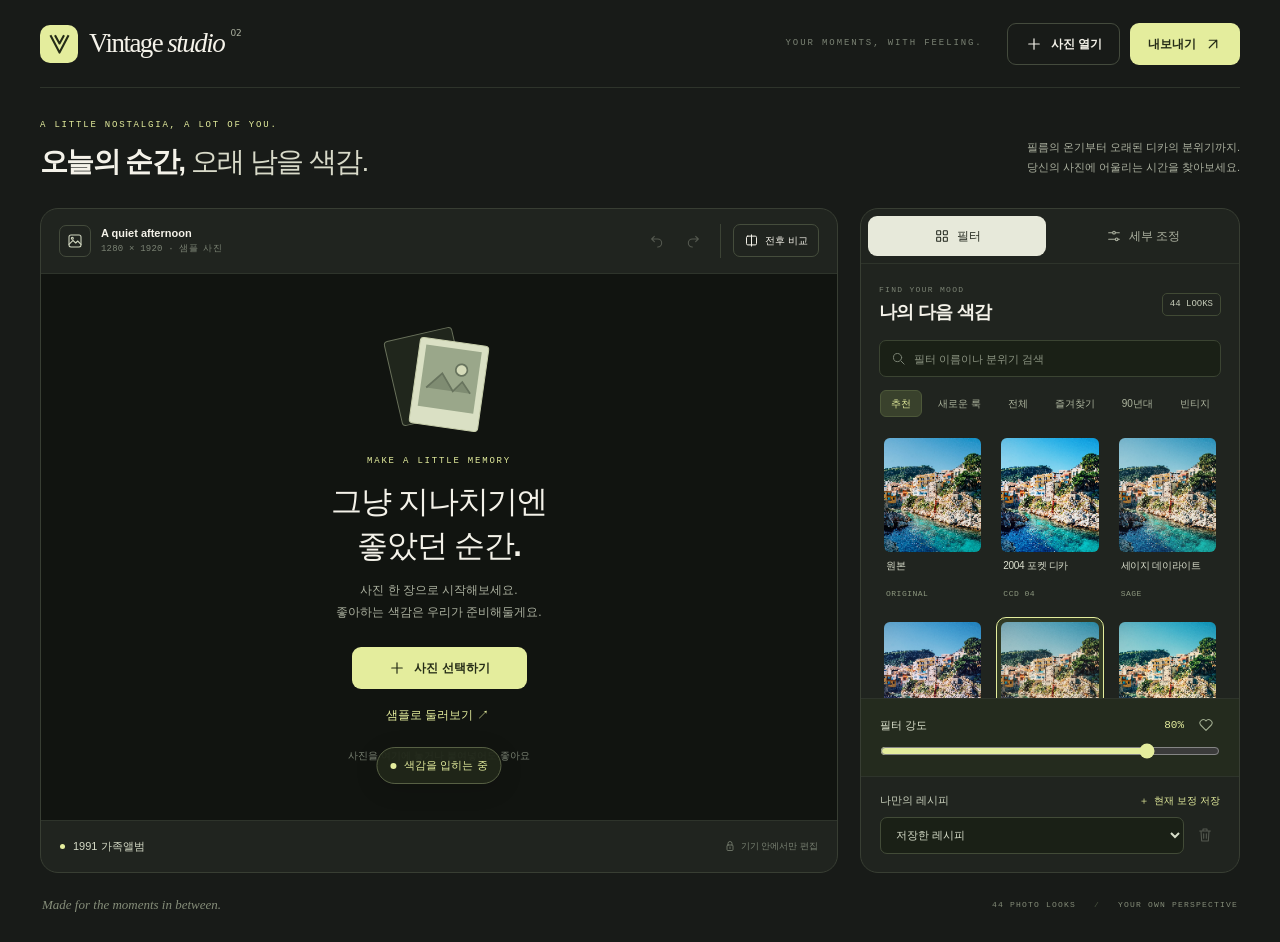
<file: index.html>
<!DOCTYPE html>
<html lang="ko">
<head>
  <meta charset="UTF-8">
  <meta name="viewport" content="width=device-width, initial-scale=1.0, viewport-fit=cover">
  <meta name="theme-color" content="#181b18">
  <meta name="description" content="오늘의 사진에 오래 남을 색감. 44가지 필름·디카 룩, 섬세한 보정과 나만의 레시피를 담은 Vintage Studio. 모든 편집은 기기 안에서 이루어집니다.">
  <title>Vintage Studio — 오늘의 순간, 오래 남을 색감</title>
  <link rel="icon" href="data:image/svg+xml,%3Csvg xmlns='http://www.w3.org/2000/svg' viewBox='0 0 64 64'%3E%3Crect width='64' height='64' rx='16' fill='%23e4ed9d'/%3E%3Cpath d='M16 18l16 30 16-30M23 18l9 17 9-17' fill='none' stroke='%23181b18' stroke-width='5'/%3E%3C/svg%3E">
  <link rel="stylesheet" href="style.css">
</head>
<body>
  <svg class="icon-library" xmlns="http://www.w3.org/2000/svg" aria-hidden="true">
    <symbol id="icon-plus" viewBox="0 0 24 24"><path d="M12 5v14M5 12h14"/></symbol>
    <symbol id="icon-arrow" viewBox="0 0 24 24"><path d="M7 17 17 7M7 7h10v10"/></symbol>
    <symbol id="icon-download" viewBox="0 0 24 24"><path d="M12 3v12m-4-4 4 4 4-4M5 16v4h14v-4"/></symbol>
    <symbol id="icon-undo" viewBox="0 0 24 24"><path d="m8 5-4 4 4 4M4 9h9a6 6 0 0 1 0 12"/></symbol>
    <symbol id="icon-redo" viewBox="0 0 24 24"><path d="m16 5 4 4-4 4m4-4h-9a6 6 0 0 0 0 12"/></symbol>
    <symbol id="icon-compare" viewBox="0 0 24 24"><rect x="4" y="5" width="16" height="14" rx="2"/><path d="M12 3v18"/></symbol>
    <symbol id="icon-search" viewBox="0 0 24 24"><circle cx="10.5" cy="10.5" r="6.5"/><path d="m16 16 5 5"/></symbol>
    <symbol id="icon-heart" viewBox="0 0 24 24"><path d="m12 20-8-8a5 5 0 0 1 8-6 5 5 0 0 1 8 6Z"/></symbol>
    <symbol id="icon-tune" viewBox="0 0 24 24"><path d="M4 7h6m4 0h6M4 17h10m4 0h2"/><circle cx="12" cy="7" r="2"/><circle cx="16" cy="17" r="2"/></symbol>
    <symbol id="icon-grid" viewBox="0 0 24 24"><rect x="4" y="4" width="6" height="6" rx="1"/><rect x="14" y="4" width="6" height="6" rx="1"/><rect x="4" y="14" width="6" height="6" rx="1"/><rect x="14" y="14" width="6" height="6" rx="1"/></symbol>
    <symbol id="icon-close" viewBox="0 0 24 24"><path d="m6 6 12 12M6 18 18 6"/></symbol>
    <symbol id="icon-rotate" viewBox="0 0 24 24"><path d="M3 9a9 9 0 1 1 2 9M3 3v6h6"/><path d="M9 9h7v7H9z"/></symbol>
    <symbol id="icon-trash" viewBox="0 0 24 24"><path d="M4 6h16M9 6V3h6v3M6 6l1 15h10l1-15M10 10v7m4-7v7"/></symbol>
    <symbol id="icon-lock" viewBox="0 0 24 24"><rect x="6" y="10" width="12" height="11" rx="2"/><path d="M8 10V7a4 4 0 0 1 8 0v3M12 14v3"/></symbol>
    <symbol id="icon-image" viewBox="0 0 24 24"><rect x="3" y="3" width="18" height="18" rx="3"/><circle cx="8" cy="8" r="1.5"/><path d="m3 17 6-6 4 4 3-3 5 5"/></symbol>
  </svg>

  <div class="app" id="app">
    <header class="topbar">
      <div class="brand" aria-label="Vintage Studio">
        <span class="brand-mark" aria-hidden="true"><svg viewBox="0 0 32 32"><path d="M6 7 16 26 26 7M11 7l5 9 5-9"/></svg></span>
        <span class="brand-wordmark">Vintage<span>studio</span><i aria-hidden="true">02</i></span>
      </div>
      <span class="header-note">YOUR MOMENTS, WITH FEELING.</span>
      <div class="header-actions">
        <button class="button button-quiet" id="uploadBtn" type="button" aria-label="사진 열기">
          <svg class="icon" aria-hidden="true"><use href="#icon-plus"/></svg><span>사진 열기</span>
        </button>
        <button class="button button-accent" id="exportBtn" type="button" disabled>
          <span>내보내기</span><svg class="icon" aria-hidden="true"><use href="#icon-arrow"/></svg>
        </button>
      </div>
    </header>

    <main>
      <section class="studio-intro" aria-label="사진 편집 스튜디오">
        <div>
          <p class="eyebrow">A LITTLE NOSTALGIA, A LOT OF YOU.</p>
          <h1>오늘의 순간, <span>오래 남을 색감.</span></h1>
        </div>
        <p class="intro-note">필름의 온기부터 오래된 디카의 분위기까지.<br>당신의 사진에 어울리는 시간을 찾아보세요.</p>
      </section>

      <p class="status-message" id="statusMessage" role="status" aria-live="polite" hidden></p>

      <div class="workspace" id="workspace">
        <section class="photo-workspace" aria-label="사진 미리보기">
          <div class="photo-toolbar">
            <div class="photo-file">
              <span class="file-icon" aria-hidden="true"><svg class="icon"><use href="#icon-image"/></svg></span>
              <div class="file-details"><h2 id="photoTitle">사진을 열어주세요</h2><span id="imageMeta">JPG · PNG · WebP</span></div>
            </div>
            <div class="photo-actions">
              <div class="history-buttons" role="group" aria-label="편집 기록">
                <button class="icon-button" id="undoBtn" type="button" aria-label="실행 취소" title="실행 취소 (Ctrl+Z)" disabled><svg class="icon" aria-hidden="true"><use href="#icon-undo"/></svg></button>
                <button class="icon-button" id="redoBtn" type="button" aria-label="다시 실행" title="다시 실행 (Ctrl+Shift+Z)" disabled><svg class="icon" aria-hidden="true"><use href="#icon-redo"/></svg></button>
              </div>
              <button class="compare-button" id="compareBtn" type="button" aria-pressed="false" disabled><svg class="icon" aria-hidden="true"><use href="#icon-compare"/></svg><span>전후 비교</span></button>
            </div>
          </div>

          <div class="editor" id="editor">
            <div class="canvas-wrap" id="canvasWrap">
              <canvas id="mainCanvas" aria-label="보정한 사진 미리보기" hidden></canvas>
              <div id="comparisonLayer" class="comparison-layer" hidden>
                <canvas id="originalCanvas" aria-label="보정 전 사진 미리보기"></canvas>
                <span class="comparison-label">원본</span>
              </div>
              <div id="comparisonDivider" class="comparison-divider" aria-hidden="true" hidden><span>↔</span></div>

              <div class="placeholder" id="placeholder">
                <div class="placeholder-art" aria-hidden="true">
                  <span class="photo-outline back"></span>
                  <span class="photo-outline front"><svg viewBox="0 0 48 48"><circle cx="33" cy="15" r="5"/><path d="m5 34 12-14 11 14 7-9 8 9"/></svg></span>
                </div>
                <p class="eyebrow">MAKE A LITTLE MEMORY</p>
                <h2>그냥 지나치기엔<br>좋았던 순간.</h2>
                <p class="placeholder-copy">사진 한 장으로 시작해보세요.<br>좋아하는 색감은 우리가 준비해둘게요.</p>
                <div class="placeholder-actions">
                  <button class="button button-accent" id="pickPhotoBtn" type="button"><svg class="icon" aria-hidden="true"><use href="#icon-plus"/></svg>사진 선택하기</button>
                  <button class="text-button" id="demoBtn" type="button">샘플로 둘러보기 <span aria-hidden="true">↗</span></button>
                </div>
                <p class="drop-hint">사진을 여기에 놓거나 붙여넣어도 좋아요</p>
              </div>
              <div id="renderIndicator" class="render-indicator" role="status" hidden><span class="loading-dot" aria-hidden="true"></span>색감을 입히는 중</div>
              <div id="dropOverlay" class="drop-overlay" hidden><svg class="icon" aria-hidden="true"><use href="#icon-plus"/></svg><strong>사진을 놓아주세요</strong><span>새로운 순간을 편집해볼까요?</span></div>
            </div>
          </div>

          <div class="compare-control" id="compareControl" hidden>
            <label for="comparePosition">원본</label>
            <input id="comparePosition" type="range" min="0" max="100" value="50" aria-label="전후 비교 위치">
            <span>보정 후</span>
          </div>
          <footer class="photo-caption" id="photoCaption">
            <div class="look-caption"><span class="live-dot" aria-hidden="true"></span><span id="currentLook">당신만의 색감을 기다리는 중</span></div>
            <span class="local-status" id="localStatus"><svg class="icon" aria-hidden="true"><use href="#icon-lock"/></svg>기기 안에서만 편집</span>
          </footer>
        </section>

        <aside class="side-panel" id="sidePanel" aria-label="사진 편집 도구">
          <div class="tool-tabs" role="tablist" aria-label="편집 도구">
            <button id="filterTab" type="button" role="tab" aria-selected="true" aria-controls="filtersPanel"><svg class="icon" aria-hidden="true"><use href="#icon-grid"/></svg>필터</button>
            <button id="adjustTab" type="button" role="tab" aria-selected="false" aria-controls="adjustPanel" tabindex="-1"><svg class="icon" aria-hidden="true"><use href="#icon-tune"/></svg>세부 조정</button>
          </div>

          <section class="filters-panel" id="filtersPanel" role="tabpanel" aria-labelledby="filterTab">
            <div class="panel-heading"><div><p class="eyebrow">FIND YOUR MOOD</p><h2>나의 다음 색감</h2></div><span class="count-badge" id="filterCount">44 looks</span></div>
            <label class="search-field" for="filterSearch"><svg class="icon" aria-hidden="true"><use href="#icon-search"/></svg><input id="filterSearch" type="search" placeholder="필터 이름이나 분위기 검색" autocomplete="off" aria-label="필터 찾기"></label>
            <div class="category-row" id="categoryRow" role="group" aria-label="필터 컬렉션"></div>
            <div class="filter-row" id="filterRow" role="group" aria-label="사진 필터"></div>
            <div class="empty-filters" id="emptyFilters" hidden><svg class="icon" aria-hidden="true"><use href="#icon-search"/></svg><p>아직 찾는 색감이 없네요.</p><span>다른 검색어나 컬렉션을 골라보세요.</span></div>
          </section>

          <section class="adjust-panel" id="adjustPanel" role="tabpanel" aria-labelledby="adjustTab" hidden>
            <div class="panel-heading"><div><p class="eyebrow">MAKE IT YOURS</p><h2>조금 더, 내 취향으로</h2></div><button class="text-button small" id="resetBtn" type="button">초기화</button></div>
            <div class="adjustment-group">
              <div class="adjustment"><div><label for="exposureInput">노출</label><output id="exposureValue" for="exposureInput">0</output></div><input id="exposureInput" data-adjust="exposure" type="range" min="-100" max="100" value="0"></div>
              <div class="adjustment"><div><label for="contrastInput">대비</label><output id="contrastValue" for="contrastInput">0</output></div><input id="contrastInput" data-adjust="contrast" type="range" min="-100" max="100" value="0"></div>
              <div class="adjustment"><div><label for="highlightsInput">하이라이트</label><output id="highlightsValue" for="highlightsInput">0</output></div><input id="highlightsInput" data-adjust="highlights" type="range" min="-100" max="100" value="0"></div>
              <div class="adjustment"><div><label for="shadowsInput">그림자</label><output id="shadowsValue" for="shadowsInput">0</output></div><input id="shadowsInput" data-adjust="shadows" type="range" min="-100" max="100" value="0"></div>
              <div class="adjustment"><div><label for="temperatureInput">색온도 <span>차갑게 ↔ 따뜻하게</span></label><output id="temperatureValue" for="temperatureInput">0</output></div><input id="temperatureInput" data-adjust="temperature" type="range" min="-100" max="100" value="0"></div>
              <div class="adjustment"><div><label for="saturationInput">채도</label><output id="saturationValue" for="saturationInput">0</output></div><input id="saturationInput" data-adjust="saturation" type="range" min="-100" max="100" value="0"></div>
            </div>
            <div class="adjustment-group">
              <p class="group-label">FILM FINISH</p>
              <div class="adjustment"><div><label for="skinProtectInput">피부색 보호</label><output id="skinProtectValue" for="skinProtectInput">60%</output></div><input id="skinProtectInput" data-adjust="skinProtect" type="range" min="0" max="100" value="60" aria-describedby="skinProtectHint"></div>
              <p class="control-hint adjustment-hint" id="skinProtectHint">따뜻한 피부색 계열의 색 변형을 줄여요. 비슷한 색의 사물에도 적용돼요.</p>
              <div class="adjustment"><div><label for="textureInput">필터 질감</label><output id="textureValue" for="textureInput">100%</output></div><input id="textureInput" data-adjust="texture" type="range" min="0" max="150" value="100" aria-describedby="filmFinishHint"></div>
              <div class="adjustment"><div><label for="bloomInput">빛 번짐</label><output id="bloomValue" for="bloomInput">100%</output></div><input id="bloomInput" data-adjust="bloom" type="range" min="0" max="150" value="100" aria-describedby="filmFinishHint"></div>
              <div class="adjustment"><div><label for="halationInput">붉은 잔광</label><output id="halationValue" for="halationInput">100%</output></div><input id="halationInput" data-adjust="halation" type="range" min="0" max="150" value="100" aria-describedby="filmFinishHint"></div>
              <p class="control-hint adjustment-hint" id="filmFinishHint">100%가 필터의 기본 표현이에요. 0%로 줄이면 해당 질감이나 번짐을 끌 수 있어요.</p>
            </div>
            <div class="adjustment-group">
              <p class="group-label">FINISHING TOUCHES</p>
              <div class="adjustment"><div><label for="fadeInput">페이드</label><output id="fadeValue" for="fadeInput">0</output></div><input id="fadeInput" data-adjust="fade" type="range" min="0" max="100" value="0"></div>
              <div class="adjustment"><div><label for="grainInput">추가 입자</label><output id="grainValue" for="grainInput">0</output></div><input id="grainInput" data-adjust="grain" type="range" min="0" max="100" value="0"></div>
              <div class="adjustment"><div><label for="vignetteInput">비네팅</label><output id="vignetteValue" for="vignetteInput">0</output></div><input id="vignetteInput" data-adjust="vignette" type="range" min="0" max="100" value="0"></div>
            </div>
            <div class="geometry-group">
              <label for="aspectInput">사진 비율</label>
              <div class="geometry-controls"><select id="aspectInput"><option value="original">원본 비율</option><option value="1:1">1:1 · 정사각형</option><option value="4:5">4:5 · 인물</option><option value="3:2">3:2 · 가로</option><option value="9:16">9:16 · 스토리</option></select><button class="button button-quiet" id="rotateBtn" type="button"><svg class="icon" aria-hidden="true"><use href="#icon-rotate"/></svg>90° 회전</button></div>
              <p class="control-hint">비율을 고르면 사진의 중앙을 기준으로 잘라요.</p>
            </div>
          </section>

          <section class="strength-section" id="strengthSection" aria-label="필터 강도">
            <div class="strength-heading"><label for="strengthInput">필터 강도</label><div><output id="strengthValue" for="strengthInput">80%</output><button class="icon-button favorite-button" id="favoriteBtn" type="button" aria-label="현재 필터 즐겨찾기" aria-pressed="false" title="현재 필터 즐겨찾기" disabled><svg class="icon" aria-hidden="true"><use href="#icon-heart"/></svg></button></div></div>
            <input id="strengthInput" type="range" min="0" max="100" value="80">
          </section>

          <section class="recipe-section" id="recipeSection" aria-label="나만의 레시피">
            <div class="recipe-heading"><label for="recipeSelect">나만의 레시피</label><button class="text-button small" id="saveRecipeBtn" type="button"><span aria-hidden="true">＋</span> 현재 보정 저장</button></div>
            <div class="recipe-controls"><select id="recipeSelect" aria-label="저장한 레시피"><option value="">저장한 레시피 선택</option></select><button class="icon-button" id="deleteRecipeBtn" type="button" aria-label="선택한 레시피 삭제" title="선택한 레시피 삭제" disabled><svg class="icon" aria-hidden="true"><use href="#icon-trash"/></svg></button></div>
          </section>
        </aside>
      </div>

      <footer class="studio-footer"><span>Made for the moments in between.</span><span>44 PHOTO LOOKS <i aria-hidden="true">/</i> YOUR OWN PERSPECTIVE</span></footer>
    </main>
    <input id="fileInput" type="file" accept="image/*" hidden>
    <noscript><p class="status-message error">사진을 편집하려면 브라우저에서 JavaScript를 켜주세요.</p></noscript>
  </div>

  <dialog class="studio-dialog" id="exportDialog" aria-labelledby="exportTitle">
    <form method="dialog">
      <div class="dialog-header"><div><p class="eyebrow">READY TO KEEP</p><h2 id="exportTitle">이 순간을 저장해요.</h2></div><button id="closeExportBtn" class="icon-button" type="button" aria-label="내보내기 닫기"><svg class="icon" aria-hidden="true"><use href="#icon-close"/></svg></button></div>
      <p class="dialog-copy">지금 고른 색감 그대로, 사진을 간직하세요.</p>
      <div class="form-field"><label for="exportSize">사진 크기</label><select id="exportSize"><option value="1440">1440px · 가볍게</option><option value="2560" selected>2560px · 선명하게</option><option value="4096">최대 4096px · 크게</option></select><p class="control-hint">원본보다 크게 확대하지 않아요.</p></div>
      <div class="form-field"><label for="exportFormat">파일 형식</label><select id="exportFormat"><option value="image/jpeg">JPG · 사진 공유에 좋아요</option><option value="image/png">PNG · 투명도 유지</option></select></div>
      <div class="form-field" id="qualityRow"><div class="range-label"><label for="exportQuality">JPEG 품질</label><output id="qualityValue" for="exportQuality">95%</output></div><input id="exportQuality" type="range" min="70" max="100" value="95"></div>
      <p id="exportSummary" class="export-summary">사진을 선택하면 저장 크기를 알려드려요.</p>
      <div class="dialog-actions"><button class="button button-quiet" id="cancelExportBtn" type="button">취소</button><button class="button button-accent" id="confirmExportBtn" type="button"><svg class="icon" aria-hidden="true"><use href="#icon-download"/></svg>사진 저장하기</button></div>
    </form>
  </dialog>

  <dialog class="studio-dialog recipe-dialog" id="recipeDialog" aria-labelledby="recipeTitle">
    <form method="dialog">
      <div class="dialog-header"><div><p class="eyebrow">YOUR SIGNATURE LOOK</p><h2 id="recipeTitle">나만의 레시피</h2></div></div>
      <p class="dialog-copy">필터와 세부 보정을 함께 기억해둘게요.<br>다음 사진에도 좋아하는 색감을 이어가세요.</p>
      <div class="form-field"><label for="recipeName">레시피 이름</label><input id="recipeName" type="text" maxlength="30" placeholder="예: 늦여름의 온도" autocomplete="off"></div>
      <div class="dialog-actions"><button class="button button-quiet" id="cancelRecipeBtn" type="button">취소</button><button class="button button-accent" id="confirmRecipeBtn" type="button">레시피 저장</button></div>
    </form>
  </dialog>

  <script src="assets/demo-image.js"></script>
  <script src="filters.js"></script>
  <script src="editor-core.js"></script>
  <script src="script.js"></script>
</body>
</html>
</file>
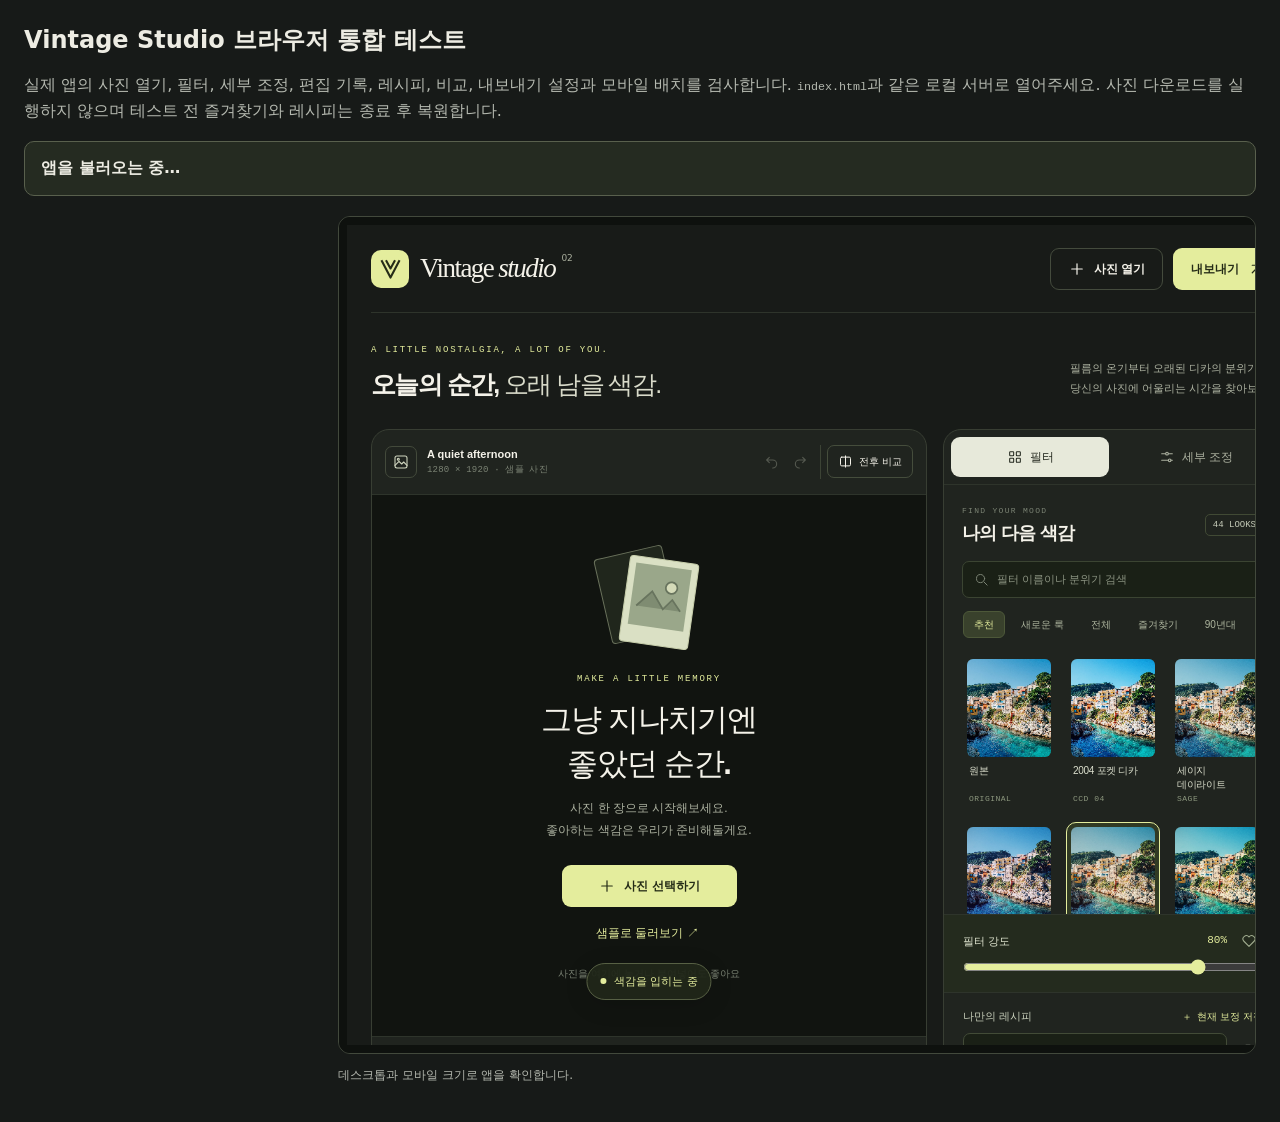
<file: tests/browser-tests.html>
<!DOCTYPE html>
<html lang="ko">
<head>
  <meta charset="UTF-8">
  <meta name="viewport" content="width=device-width, initial-scale=1">
  <title>Vintage Studio · 브라우저 통합 테스트</title>
  <style>
    :root { color-scheme: dark; font-family: system-ui, sans-serif; background: #171a18; color: #edece3; }
    * { box-sizing: border-box; }
    body { margin: 0; }
    main { max-width: 1480px; padding: 24px; margin: auto; }
    h1 { margin: 0 0 12px; font-size: 24px; }
    p { color: #b4b8af; line-height: 1.65; }
    code { font-size: .9em; }
    #summary { padding: 16px; border: 1px solid #59604d; border-radius: 10px; background: #252b21; font-weight: 700; }
    #summary.pass { border-color: #819860; background: #29351e; }
    #summary.fail { border-color: #d27c6b; background: #452d27; }
    .layout { display: grid; grid-template-columns: minmax(290px, 1fr) minmax(0, 980px); gap: 24px; margin-top: 20px; align-items: start; }
    ol { padding: 0; margin-top: 0; list-style: none; }
    li { padding: 13px; margin-bottom: 8px; background: #222720; border-radius: 8px; font-size: 13px; line-height: 1.5; }
    .label { font-weight: 750; margin-right: 8px; }
    li.pass .label { color: #dbe89a; }
    li.fail .label { color: #f9a291; }
    .detail { color: #aeb7a6; margin-top: 7px; white-space: pre-wrap; overflow-wrap: anywhere; font-size: 11px; }
    li.fail .detail, #failures { color: #f7b8aa; }
    .preview { overflow: auto; padding: 8px; border: 1px solid #42493c; background: #0e110e; border-radius: 12px; }
    iframe { display: block; width: 960px; height: 820px; border: 0; background: #181b18; }
    .preview-note { font-size: 12px; }
    #failures { white-space: pre-wrap; overflow-wrap: anywhere; }
    @media (max-width: 1100px) { .layout { grid-template-columns: 1fr; } }
    @media (max-width: 500px) { main { padding: 14px; } h1 { font-size: 20px; } }
  </style>
</head>
<body>
  <main>
    <h1>Vintage Studio 브라우저 통합 테스트</h1>
    <p>실제 앱의 사진 열기, 필터, 세부 조정, 편집 기록, 레시피, 비교, 내보내기 설정과 모바일 배치를 검사합니다.
      <code>index.html</code>과 같은 로컬 서버로 열어주세요. 사진 다운로드를 실행하지 않으며 테스트 전 즐겨찾기와 레시피는 종료 후 복원합니다.</p>
    <div id="summary" role="status" aria-live="polite">앱을 불러오는 중…</div>
    <div class="layout">
      <section aria-label="테스트 결과">
        <ol id="results"></ol>
        <pre id="failures" hidden></pre>
      </section>
      <section aria-label="실제 앱 미리보기">
        <div class="preview"><iframe id="appFrame" title="Vintage Studio 실제 앱" width="960" height="820"></iframe></div>
        <p class="preview-note" id="previewNote">데스크톱과 모바일 크기로 앱을 확인합니다.</p>
      </section>
    </div>
  </main>
  <script src="browser-tests.js"></script>
</body>
</html>
</file>
<file: style.css>
/* Vintage Studio — a local photo workspace, with an analog point of view. */
:root {
  color-scheme: dark;
  --page: #181b18;
  --panel: #20241f;
  --panel-deep: #111410;
  --raised: #2a2f28;
  --line: #383e33;
  --line-soft: #2e342b;
  --text: #f4f2e9;
  --muted: #abb09f;
  --subtle: #7b8374;
  --accent: #e4ed9d;
  --accent-ink: #252c17;
  --radius: 18px;
  font-family: -apple-system, BlinkMacSystemFont, "Apple SD Gothic Neo", "Pretendard",
    "Malgun Gothic", "Segoe UI", sans-serif;
}
* { box-sizing: border-box; -webkit-tap-highlight-color: transparent; }
[hidden] { display: none !important; }
html { min-width: 320px; background: var(--page); }
body { margin: 0; color: var(--text); font-size: 14px; line-height: 1.5; }
button, input, select { font: inherit; }
button, select { cursor: pointer; }
button { color: inherit; }
button, input, select { -webkit-tap-highlight-color: transparent; }
button:disabled, input:disabled, select:disabled { cursor: not-allowed; opacity: .38; }
button:focus-visible, input:focus-visible, select:focus-visible {
  outline: 2px solid var(--accent);
  outline-offset: 3px;
}
button { touch-action: manipulation; }
button, a, input, select { -webkit-user-select: auto; }
svg { display: block; }
.icon-library { position: absolute; width: 0; height: 0; overflow: hidden; }
.icon { width: 18px; height: 18px; flex-shrink: 0; fill: none; stroke: currentColor; stroke-width: 1.6; stroke-linecap: round; stroke-linejoin: round; }
.app { width: min(100%, 1600px); margin: 0 auto; padding: 0 40px; }
.topbar {
  height: 88px; display: flex; align-items: center; justify-content: space-between; gap: 24px;
  border-bottom: 1px solid var(--line-soft);
}
.brand { display: flex; align-items: center; gap: 11px; flex-shrink: 0; }
.brand-mark { display: grid; place-items: center; width: 38px; height: 38px; border-radius: 10px; background: var(--accent); color: var(--accent-ink); }
.brand-mark svg { width: 29px; height: 29px; fill: none; stroke: currentColor; stroke-width: 2.3; stroke-linejoin: round; }
.brand-wordmark { position: relative; display: flex; align-items: baseline; gap: 5px; font-family: Georgia, "Times New Roman", serif; font-size: 27px; letter-spacing: -1.5px; line-height: 1; }
.brand-wordmark > span { font-family: inherit; font-style: italic; font-weight: 400; }
.brand-wordmark i { align-self: start; margin: -3px 0 0 1px; font: normal 9px/1.4 system-ui, sans-serif; letter-spacing: 0; color: var(--muted); }
.header-note { margin-left: auto; color: var(--subtle); font: 9px/1.5 "Courier New", monospace; letter-spacing: 1.9px; }
.header-actions { display: flex; align-items: center; gap: 10px; }
.button {
  display: inline-flex; align-items: center; justify-content: center; gap: 8px;
  min-height: 42px; padding: 10px 17px; border: 1px solid transparent; border-radius: 9px;
  font-size: 12px; font-weight: 650; line-height: 1.5; white-space: nowrap;
  transition: background-color 150ms ease, border-color 150ms ease, color 150ms ease;
}
.button-accent { background: var(--accent); color: var(--accent-ink); }
.button-quiet { background: transparent; border-color: #444b3d; color: var(--text); }
.icon-button { display: inline-grid; place-items: center; width: 34px; height: 34px; padding: 0; border: 1px solid transparent; border-radius: 7px; background: transparent; color: var(--muted); }
.text-button { padding: 7px 0; border: 0; background: transparent; color: var(--accent); font-size: 12px; font-weight: 550; }
.text-button > span { margin-right: 3px; }
.text-button.small { font-size: 11px; }
.studio-intro { display: flex; align-items: end; justify-content: space-between; gap: 24px; padding: 31px 0 27px; }
.eyebrow { margin: 0; color: var(--accent); font: 9px/1.5 "Courier New", monospace; letter-spacing: 1.8px; }
.studio-intro h1 { margin: 9px 0 0; font-size: clamp(25px, 2.2vw, 34px); line-height: 1.4; letter-spacing: -1.6px; font-weight: 650; }
.studio-intro h1 span { color: #d8dac9; font-weight: 400; }
.intro-note { margin: 0 0 3px; color: var(--muted); font-size: 11px; line-height: 1.8; text-align: right; word-break: keep-all; }
.status-message { margin: 0 0 14px; padding: 12px 16px; border: 1px solid #5a6445; border-radius: 10px; color: #e0e9c8; background: #2c3424; font-size: 12px; }
.status-message.error { color: #f1c1b3; background: #3a2722; border-color: #69473b; }
.workspace { display: grid; grid-template-columns: minmax(0, 1fr) 380px; gap: 22px; height: min(790px, calc(100dvh - 235px)); min-height: 660px; }
.photo-workspace { min-width: 0; min-height: 0; display: flex; flex-direction: column; border: 1px solid var(--line); border-radius: var(--radius); overflow: hidden; background: var(--panel); }
.photo-toolbar { min-height: 65px; display: flex; align-items: center; justify-content: space-between; gap: 12px; padding: 12px 18px; border-bottom: 1px solid var(--line-soft); }
.photo-file { display: flex; align-items: center; gap: 10px; min-width: 0; }
.file-icon { display: grid; place-items: center; width: 32px; height: 32px; border: 1px solid #434a3b; border-radius: 7px; color: #d0d6bf; flex-shrink: 0; }
.file-icon .icon { width: 16px; height: 16px; }
.file-details { min-width: 0; }
.file-details h2 { max-width: 290px; margin: 0 0 2px; overflow: hidden; text-overflow: ellipsis; white-space: nowrap; font-size: 11px; font-weight: 600; }
.file-details > span { display: block; color: var(--subtle); font: 9px/1.5 "Courier New", monospace; letter-spacing: .2px; }
.photo-actions { display: flex; align-items: center; gap: 12px; flex-shrink: 0; }
.history-buttons { display: flex; gap: 2px; padding-right: 10px; border-right: 1px solid #3c4335; }
.history-buttons .icon { width: 16px; height: 16px; }
.compare-button { display: inline-flex; align-items: center; gap: 6px; padding: 8px 10px; border: 1px solid #454d3c; border-radius: 7px; background: transparent; font-size: 10px; font-weight: 550; white-space: nowrap; }
.compare-button .icon { width: 15px; height: 15px; }
.compare-button[aria-pressed="true"] { background: var(--accent); color: var(--accent-ink); border-color: var(--accent); }
.editor { position: relative; display: flex; min-height: 0; flex: 1; background: var(--panel-deep); }
.canvas-wrap { position: relative; width: 100%; height: 100%; min-height: 380px; display: grid; place-items: center; overflow: hidden; isolation: isolate; }
#mainCanvas, #originalCanvas { position: absolute; inset: 0; display: block; width: 100%; height: 100%; padding: 24px; object-fit: contain; }
.comparison-layer { position: absolute; inset: 0; z-index: 2; clip-path: inset(0 50% 0 0); pointer-events: none; background: var(--panel-deep); }
.comparison-label { position: absolute; top: 36px; left: 36px; padding: 4px 8px; background: #151910c9; color: #eeeedf; border: 1px solid #ffffff24; border-radius: 4px; font-size: 10px; }
.comparison-divider { position: absolute; z-index: 3; top: 24px; bottom: 24px; left: 50%; width: 1px; background: #f3f4e7; box-shadow: 0 0 7px #0005; pointer-events: none; }
.comparison-divider > span { position: absolute; top: 50%; left: 50%; transform: translate(-50%, -50%); display: grid; place-items: center; width: 28px; height: 38px; border-radius: 20px; background: var(--text); color: #292f22; font-size: 19px; box-shadow: 0 2px 9px #0003; }
.placeholder { max-width: 480px; padding: 38px 24px; text-align: center; }
.placeholder-art { position: relative; width: 106px; height: 100px; margin: 0 auto 24px; }
.photo-outline { position: absolute; display: block; width: 70px; height: 87px; border-radius: 4px; border: 1px solid #69715b; background: #252b20; }
.photo-outline.back { left: 6px; top: 2px; transform: rotate(-13deg); background: #20261c; }
.photo-outline.front { left: 28px; top: 10px; transform: rotate(8deg); border-color: #c7ceab; background: #dae0c4; padding: 6px 6px 17px; }
.photo-outline svg { width: 100%; height: 100%; background: #9aa78a; fill: #d5dbb9; stroke: #68745e; stroke-width: 1.5; }
.photo-outline svg path { fill: #7f8c72; }
.placeholder h2 { margin: 12px 0 13px; font-size: 31px; font-weight: 550; line-height: 1.4; letter-spacing: -1.3px; }
.placeholder-copy { margin: 0; color: var(--muted); font-size: 12px; line-height: 1.8; word-break: keep-all; }
.placeholder-actions { display: flex; flex-direction: column; align-items: center; gap: 5px; margin-top: 24px; }
.placeholder-actions .button { min-width: 175px; }
.placeholder-actions .text-button { margin-top: 5px; }
.drop-hint { margin: 17px 0 0; color: var(--subtle); font-size: 10px; }
.drop-overlay { position: absolute; inset: 12px; z-index: 10; display: flex; flex-direction: column; align-items: center; justify-content: center; gap: 12px; border: 2px dashed var(--accent); border-radius: 12px; background: #222b1bf2; color: var(--accent); pointer-events: none; }
.drop-overlay .icon { width: 36px; height: 36px; }
.drop-overlay strong { font-size: 22px; }
.drop-overlay > span { color: var(--muted); font-size: 12px; }
.render-indicator { position: absolute; z-index: 6; bottom: 36px; left: 50%; transform: translateX(-50%); display: flex; align-items: center; gap: 8px; padding: 9px 13px; border: 1px solid #576044; border-radius: 50px; background: #202719ef; color: var(--accent); font-size: 11px; white-space: nowrap; box-shadow: 0 5px 24px #0002; }
.loading-dot { width: 6px; height: 6px; border-radius: 50%; background: var(--accent); animation: breathe 900ms ease-in-out infinite alternate; }
@keyframes breathe { to { opacity: .25; transform: scale(.8); } }
.compare-control { display: flex; align-items: center; gap: 14px; padding: 9px 24px 10px; border-top: 1px solid var(--line-soft); color: var(--muted); font-size: 10px; }
.compare-control label, .compare-control > span { white-space: nowrap; }
.compare-control input { flex: 1; }
.photo-caption { display: flex; align-items: center; justify-content: space-between; gap: 12px; min-height: 52px; padding: 14px 19px; border-top: 1px solid var(--line-soft); }
.look-caption { display: flex; align-items: center; gap: 8px; min-width: 0; color: #d6dbc7; font-size: 11px; }
#currentLook { overflow: hidden; text-overflow: ellipsis; white-space: nowrap; }
.live-dot { width: 5px; height: 5px; flex-shrink: 0; border-radius: 50%; background: var(--accent); }
.local-status { display: flex; align-items: center; gap: 5px; flex-shrink: 0; color: var(--subtle); font-size: 9px; }
.local-status .icon { width: 12px; height: 12px; }

.side-panel { display: flex; flex-direction: column; min-width: 0; min-height: 0; overflow: hidden; border: 1px solid var(--line); border-radius: var(--radius); background: var(--panel); }
.tool-tabs { display: flex; gap: 8px; padding: 7px; border-bottom: 1px solid var(--line-soft); flex-shrink: 0; }
.tool-tabs > button { flex: 1; display: flex; align-items: center; justify-content: center; gap: 7px; min-height: 40px; border: 0; border-radius: 9px; background: transparent; color: var(--muted); font-size: 12px; font-weight: 550; }
.tool-tabs > button[aria-selected="true"] { background: #e7e9da; color: #252a20; }
.tool-tabs .icon { width: 16px; height: 16px; }
.filters-panel { display: flex; flex: 1; flex-direction: column; min-height: 0; padding: 20px 18px 0; }
.panel-heading { display: flex; align-items: center; justify-content: space-between; gap: 10px; flex-shrink: 0; margin-bottom: 15px; }
.panel-heading h2 { margin: 4px 0 0; font-size: 18px; font-weight: 600; letter-spacing: -.65px; line-height: 1.4; }
.panel-heading .eyebrow { color: var(--subtle); font-size: 8px; letter-spacing: 1.3px; }
.count-badge { color: #c5cbb8; padding: 4px 7px; border: 1px solid #414a35; border-radius: 5px; font: 9px/1.4 "Courier New", monospace; white-space: nowrap; }
.search-field { display: flex; align-items: center; gap: 8px; flex-shrink: 0; width: 100%; min-height: 37px; padding: 0 11px; border: 1px solid #3b4432; border-radius: 7px; background: #1a2016; color: var(--subtle); }
.search-field .icon { width: 15px; height: 15px; }
.search-field input { width: 100%; min-width: 0; height: 35px; padding: 0; border: 0; outline-offset: 8px; background: transparent; color: var(--text); font-size: 11px; }
.search-field input::placeholder { color: #8b9381; opacity: 1; }
.search-field:focus-within { border-color: var(--accent); }
.search-field input:focus-visible { outline: 0; }
.category-row { display: flex; flex-shrink: 0; gap: 5px; overflow-x: auto; scrollbar-width: none; overscroll-behavior-x: contain; padding: 13px 1px 12px; }
.category-row::-webkit-scrollbar { display: none; }
.category-btn { flex-shrink: 0; padding: 5px 10px; border: 1px solid transparent; border-radius: 6px; background: transparent; color: #adb59e; font-size: 10px; line-height: 1.5; white-space: nowrap; }
.category-btn.active, .category-btn[aria-pressed="true"] { color: var(--accent); background: #39412c; border-color: #4d5839; }
.filter-row { display: grid; grid-template-columns: repeat(3, minmax(0, 1fr)); gap: 10px; align-content: start; flex: 1; min-height: 0; margin: 0 -4px; padding: 4px 4px 14px; overflow-y: auto; overflow-x: hidden; scrollbar-width: thin; scrollbar-color: #59614c transparent; overscroll-behavior: contain; }
.filter-btn { position: relative; display: block; width: 100%; min-width: 0; padding: 4px; border: 1px solid transparent; border-radius: 10px; background: transparent; text-align: left; color: #dce0ce; transition: border-color 120ms ease, background-color 120ms ease; }
.filter-btn.active, .filter-btn[aria-pressed="true"] { background: #313a24; border-color: var(--accent); color: var(--accent); }
.filter-preview { display: block; width: 100%; height: auto; aspect-ratio: 6 / 7; object-fit: cover; border-radius: 6px; background: #353b2e; }
.filter-card-info { display: block; padding: 7px 2px 3px; }
.filter-label { display: block; min-height: 28px; color: inherit; font-size: 10px; font-weight: 500; line-height: 1.4; letter-spacing: -.3px; word-break: keep-all; }
.filter-badge { display: block; margin-top: 2px; color: #8d987f; font: 8px/1.3 "Courier New", monospace; letter-spacing: .5px; overflow: hidden; text-overflow: ellipsis; white-space: nowrap; }
.filter-btn.active .filter-badge { color: #adb880; }
.favorite-marker { position: absolute; top: 9px; right: 9px; display: grid; place-items: center; width: 21px; height: 21px; border-radius: 50%; background: #171c13ce; color: var(--accent); font-size: 12px; }
.empty-filters { display: flex; flex: 1; flex-direction: column; align-items: center; justify-content: center; min-height: 150px; padding: 16px; color: var(--subtle); text-align: center; }
.empty-filters .icon { width: 24px; height: 24px; }
.empty-filters p { margin: 12px 0 5px; color: var(--muted); font-size: 12px; }
.empty-filters > span { font-size: 10px; }

.adjust-panel { flex: 1; min-height: 0; padding: 20px 19px 0; overflow: auto; scrollbar-width: thin; scrollbar-color: #59614c transparent; overscroll-behavior: contain; }
.adjustment-group { margin-top: 19px; padding-top: 16px; border-top: 1px solid var(--line-soft); }
.adjustment-group:first-of-type { margin-top: 0; padding-top: 0; border: 0; }
.adjustment { margin-bottom: 16px; }
.adjustment > div, .range-label { display: flex; align-items: center; justify-content: space-between; gap: 12px; margin-bottom: 5px; }
.adjustment label { color: #d6dcc8; font-size: 11px; }
.adjustment label > span { margin-left: 7px; color: var(--subtle); font-size: 8px; }
.adjustment output, .range-label output { color: var(--accent); font: 10px/1.5 "Courier New", monospace; font-variant-numeric: tabular-nums; }
input[type="range"] { display: block; width: 100%; min-width: 0; height: 18px; padding: 0; margin: 0; accent-color: var(--accent); cursor: pointer; }
.group-label { margin: 0 0 15px; color: var(--subtle); font: 8px/1.5 "Courier New", monospace; letter-spacing: 1.3px; }
.geometry-group { margin: 20px 0 17px; padding-top: 17px; border-top: 1px solid var(--line-soft); }
.geometry-group > label { color: #d6dcc8; font-size: 11px; }
.geometry-controls { display: flex; gap: 8px; margin-top: 9px; }
.geometry-controls select { flex: 1; min-width: 0; }
.geometry-controls .button { min-height: 36px; padding: 8px 10px; font-size: 10px; }
.geometry-controls .icon { width: 14px; height: 14px; }
select, .form-field > input[type="text"] { width: 100%; min-height: 37px; padding: 9px 11px; border: 1px solid #424b37; border-radius: 7px; background: #1a2016; color: #d7ddc9; font-size: 11px; }
.control-hint { margin: 8px 0 0; color: var(--subtle); font-size: 9px; line-height: 1.6; }
.adjustment-hint { grid-column: 1 / -1; margin: -6px 0 18px; color: var(--muted); }
.strength-section { flex-shrink: 0; padding: 12px 19px 16px; border-top: 1px solid var(--line-soft); background: #242b1e; }
.strength-heading { display: flex; align-items: center; justify-content: space-between; margin-bottom: 3px; }
.strength-heading > label { color: #e1e6d1; font-size: 11px; }
.strength-heading > div { display: flex; align-items: center; gap: 8px; }
.strength-heading output { color: var(--accent); font: 11px/1.4 "Courier New", monospace; font-variant-numeric: tabular-nums; }
.favorite-button { width: 28px; height: 28px; color: #a1ad90; }
.favorite-button .icon { width: 16px; height: 16px; }
.favorite-button[aria-pressed="true"] { color: var(--accent); background: #3a452a; }
.favorite-button[aria-pressed="true"] .icon { fill: currentColor; }
.recipe-section { flex-shrink: 0; padding: 15px 19px 18px; border-top: 1px solid var(--line-soft); }
.recipe-heading { display: flex; align-items: center; justify-content: space-between; gap: 10px; margin-bottom: 8px; }
.recipe-heading label { color: #c7ceba; font-size: 11px; }
.recipe-heading .text-button { padding: 0; font-size: 10px; }
.recipe-controls { display: flex; align-items: center; gap: 6px; }
.recipe-controls select { flex: 1; min-width: 0; }
.recipe-controls .icon-button { width: 30px; flex-shrink: 0; }
.recipe-controls .icon { width: 16px; height: 16px; }
.studio-footer { display: flex; align-items: center; justify-content: space-between; gap: 20px; padding: 22px 2px 28px; color: #858d79; font-size: 10px; }
.studio-footer > span:first-child { font-family: Georgia, "Times New Roman", serif; font-style: italic; font-size: 13px; }
.studio-footer > span:last-child { font: 8px/1.5 "Courier New", monospace; letter-spacing: 1.2px; }
.studio-footer i { padding: 0 12px; font-style: normal; color: #4e5843; }

.studio-dialog { width: min(440px, calc(100% - 32px)); max-height: calc(100dvh - 40px); padding: 26px; border: 1px solid #59634a; border-radius: 18px; background: #252c20; color: var(--text); box-shadow: 0 24px 90px #0007; }
.studio-dialog::backdrop { background: #0b0e09ba; backdrop-filter: blur(5px); }
.studio-dialog form { margin: 0; }
.dialog-header { display: flex; align-items: start; justify-content: space-between; gap: 12px; }
.dialog-header h2 { margin: 7px 0 0; font-size: 25px; font-weight: 600; letter-spacing: -1px; }
.dialog-header .icon-button { margin: -7px -7px 0 0; flex-shrink: 0; }
.dialog-header .eyebrow { font-size: 8px; }
.dialog-copy { margin: 13px 0 24px; color: var(--muted); font-size: 12px; line-height: 1.8; word-break: keep-all; }
.form-field { margin: 18px 0; }
.form-field > label { display: block; margin-bottom: 8px; color: #dfe5cf; font-size: 12px; }
.form-field select, .form-field > input[type="text"] { min-height: 44px; font-size: 12px; }
.form-field > input[type="text"]::placeholder { color: var(--subtle); }
.form-field .range-label { margin-bottom: 12px; font-size: 12px; }
.export-summary { padding: 12px 14px; margin: 22px 0; border: 1px solid #47513a; border-radius: 7px; background: #2d3623; color: #cbd6b7; font-size: 11px; line-height: 1.7; }
.dialog-actions { display: flex; justify-content: end; gap: 9px; margin-top: 24px; }
.dialog-actions .button { min-height: 44px; }
.recipe-dialog .dialog-actions .button-accent { flex: 1; }
@media (hover: hover) {
  .button-accent:hover:not(:disabled) { background: #f0f6bd; }
  .button-quiet:hover:not(:disabled), .icon-button:hover:not(:disabled), .compare-button:hover:not(:disabled):not([aria-pressed="true"]) { background: #343d2b; border-color: #687252; }
  .text-button:hover:not(:disabled) { color: #f0f5ce; }
  .tool-tabs > button:hover:not([aria-selected="true"]) { background: #2d3625; }
  .category-btn:hover:not(.active) { color: #edf0dd; background: #2f3727; }
  .filter-btn:hover:not(.active) { background: #2a3224; border-color: #667252; }
}
@media (min-width: 1440px) {
  .workspace { grid-template-columns: minmax(0, 1fr) 406px; gap: 26px; }
  .filters-panel { padding-inline: 20px; }
}
@media (max-width: 1100px) {
  .app { padding: 0 24px; }
  .workspace { grid-template-columns: minmax(0, 1fr) 340px; gap: 16px; }
  .header-note { display: none; }
  .photo-toolbar { padding-inline: 13px; }
  .photo-actions { gap: 6px; }
  .history-buttons { gap: 0; padding-right: 6px; }
  .history-buttons .icon-button { width: 28px; }
  .file-details h2 { max-width: 170px; }
  #mainCanvas, #originalCanvas { padding: 16px; }
  .comparison-divider { top: 16px; bottom: 16px; }
  .comparison-label { top: 27px; left: 27px; }
  .local-status { font-size: 0; }
  .local-status .icon { width: 14px; height: 14px; }
}
@media (max-width: 820px) {
  .app { padding: 0 20px; }
  .topbar { height: 77px; }
  .brand-wordmark { font-size: 25px; }
  .studio-intro { padding: 25px 0 23px; }
  .studio-intro h1 { font-size: 28px; }
  .intro-note { display: none; }
  .workspace { display: flex; flex-direction: column; gap: 16px; height: auto; min-height: 0; }
  .photo-workspace { height: clamp(430px, 63dvh, 650px); min-height: 430px; }
  .canvas-wrap { min-height: 240px; }
  .photo-toolbar { min-height: 59px; padding: 10px 14px; }
  .file-details h2 { max-width: 300px; }
  .local-status { font-size: 9px; }
  .side-panel { min-height: 0; }
  .filters-panel { padding-top: 19px; }
  .filter-row { display: flex; gap: 9px; overflow-x: auto; overflow-y: hidden; min-height: 0; padding: 4px 4px 14px; scroll-snap-type: x proximity; }
  .filter-btn { flex: 0 0 100px; scroll-snap-align: start; }
  .filter-preview { aspect-ratio: 1 / 1; }
  .filter-label { min-height: 28px; }
  .filter-badge { font-size: 8px; }
  .panel-heading { margin-bottom: 13px; }
  .search-field { max-width: 100%; }
  .category-row { padding-block: 12px; }
  .adjust-panel { max-height: 600px; padding-bottom: 8px; }
  .adjustment-group { display: grid; grid-template-columns: 1fr 1fr; gap: 12px 24px; }
  .adjustment { margin-bottom: 0; }
  .group-label { grid-column: 1 / -1; margin-bottom: 0; }
  .adjustment-group + .adjustment-group { margin-top: 20px; }
  .geometry-group { margin-bottom: 12px; }
  .strength-section { padding-block: 10px 14px; }
  .recipe-section { padding-block: 13px 16px; }
  .recipe-controls { max-width: 100%; }
  .studio-footer { padding-block: 23px; }
}
@media (max-width: 540px) {
  .app { padding: 0 12px; }
  .topbar { height: 69px; gap: 10px; }
  .brand { gap: 8px; }
  .brand-mark { width: 30px; height: 30px; border-radius: 8px; }
  .brand-mark svg { width: 23px; height: 23px; }
  .brand-wordmark { font-size: 21px; letter-spacing: -1.3px; gap: 3px; }
  .brand-wordmark i { display: none; }
  .header-actions { gap: 7px; }
  .header-actions .button { min-height: 36px; padding: 8px 11px; font-size: 10px; border-radius: 7px; }
  .header-actions .button .icon { width: 15px; height: 15px; }
  #uploadBtn { width: 35px; padding: 8px; }
  #uploadBtn > span { display: none; }
  .studio-intro { padding: 20px 3px 17px; }
  .studio-intro .eyebrow { font-size: 7px; letter-spacing: 1.5px; }
  .studio-intro h1 { margin-top: 7px; font-size: 23px; letter-spacing: -1.1px; }
  .studio-intro h1 span { white-space: nowrap; }
  .workspace { gap: 12px; }
  .photo-workspace { height: clamp(360px, 53dvh, 500px); min-height: 360px; border-radius: 13px; }
  .photo-toolbar { min-height: 52px; padding: 8px 10px; gap: 6px; }
  .photo-file { gap: 7px; }
  .file-icon { width: 25px; height: 29px; }
  .file-icon .icon { width: 13px; height: 13px; }
  .file-details h2 { max-width: 130px; font-size: 9px; }
  .file-details > span { font-size: 8px; }
  .history-buttons { padding-right: 5px; }
  .history-buttons .icon-button { width: 25px; height: 29px; }
  .history-buttons .icon { width: 14px; height: 14px; }
  .photo-actions { gap: 4px; }
  .compare-button { min-height: 30px; padding: 6px 7px; gap: 4px; font-size: 9px; }
  .compare-button .icon { width: 13px; height: 13px; }
  .canvas-wrap { min-height: 220px; }
  #mainCanvas, #originalCanvas { padding: 10px; }
  .comparison-label { top: 18px; left: 18px; font-size: 8px; }
  .comparison-divider { top: 10px; bottom: 10px; }
  .comparison-divider > span { width: 24px; height: 32px; font-size: 16px; }
  .photo-caption { min-height: 40px; padding: 10px 12px; gap: 8px; }
  .look-caption { font-size: 9px; gap: 6px; }
  .local-status { font-size: 8px; gap: 4px; }
  .local-status .icon { width: 10px; height: 10px; }
  .compare-control { padding: 6px 14px; gap: 10px; font-size: 9px; }
  .render-indicator { bottom: 20px; font-size: 10px; padding: 7px 11px; }
  .side-panel { border-radius: 13px; }
  .tool-tabs { padding: 6px; gap: 6px; }
  .tool-tabs > button { min-height: 36px; font-size: 11px; border-radius: 7px; }
  .filters-panel { padding: 16px 14px 0; }
  .panel-heading h2 { font-size: 17px; }
  .panel-heading .eyebrow { font-size: 7px; }
  .count-badge { font-size: 8px; }
  .category-btn { padding: 5px 9px; font-size: 10px; }
  .filter-row { gap: 7px; }
  .filter-btn { flex-basis: 94px; }
  .filter-card-info { padding-top: 6px; }
  .filter-preview { aspect-ratio: 1 / 1; }
  .strength-section { padding-inline: 15px; }
  .recipe-section { padding-inline: 15px; }
  .placeholder { padding: 20px 20px; }
  .placeholder-art { display: none; }
  .placeholder h2 { margin: 9px 0; font-size: 25px; line-height: 1.35; }
  .placeholder .eyebrow { font-size: 7px; }
  .placeholder-copy { font-size: 10px; }
  .placeholder-actions { margin-top: 15px; gap: 0; }
  .placeholder-actions .button { min-height: 35px; padding-block: 7px; font-size: 11px; }
  .placeholder-actions .text-button { margin-top: 3px; font-size: 10px; }
  .drop-hint { margin-top: 6px; font-size: 8px; }
  .drop-overlay strong { font-size: 19px; }
  .adjust-panel { padding-inline: 15px; max-height: 560px; }
  .adjustment-group { display: block; }
  .adjustment { margin-bottom: 17px; }
  .group-label { margin-bottom: 13px; }
  .studio-footer { display: block; padding: 23px 3px 28px; }
  .studio-footer > span { display: block; }
  .studio-footer > span:last-child { margin-top: 8px; font-size: 7px; }
  .studio-dialog { padding: 22px; }
  .dialog-header h2 { font-size: 23px; }
}
@media (max-width: 370px) {
  .brand-wordmark { font-size: 19px; }
  .brand-mark { width: 27px; height: 27px; }
  .studio-intro h1 { font-size: 21px; letter-spacing: -.9px; }
  .file-icon { display: none; }
  .file-details h2 { max-width: 120px; }
  .photo-actions { gap: 3px; }
  .local-status { font-size: 0; }
  .local-status .icon { width: 12px; height: 12px; }
  .filter-btn { flex-basis: 90px; }
}
@media (prefers-reduced-motion: reduce) {
  *, *::before, *::after { animation: none !important; transition: none !important; scroll-behavior: auto !important; }
}
</file>
